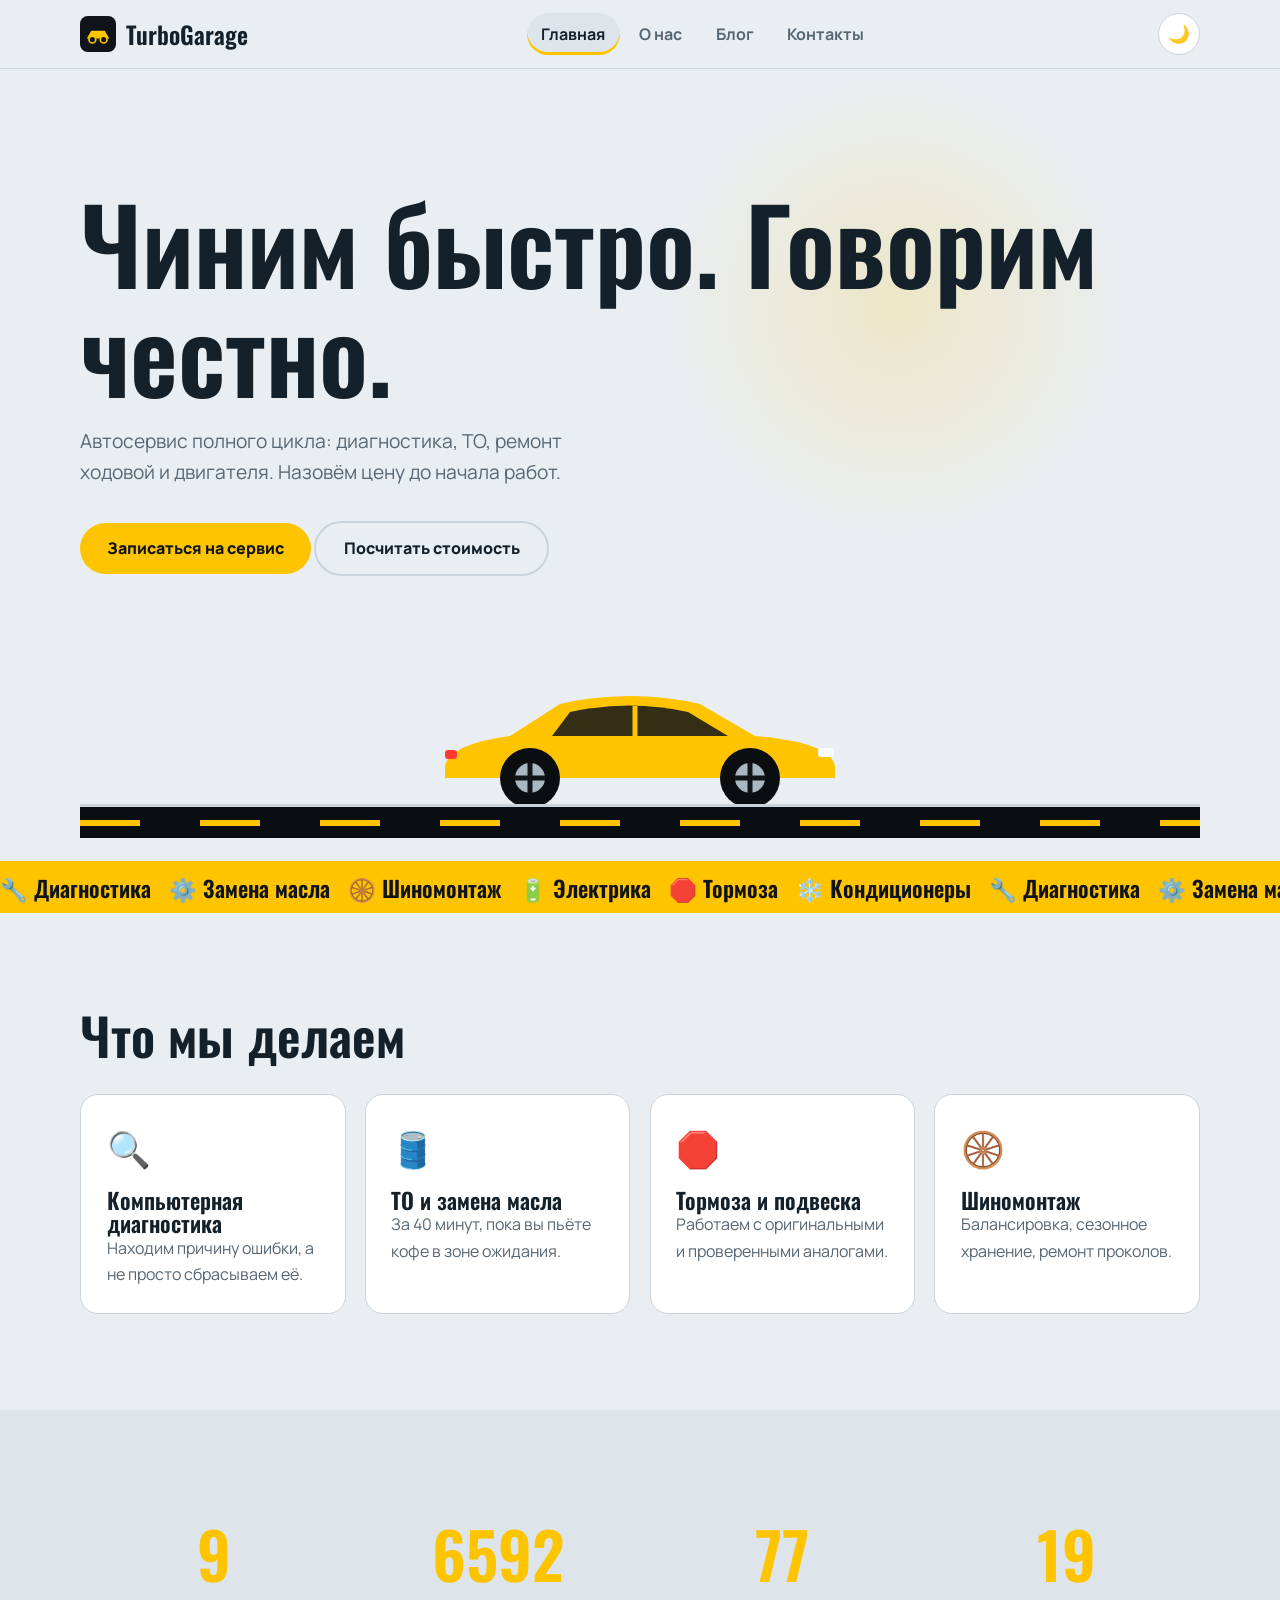
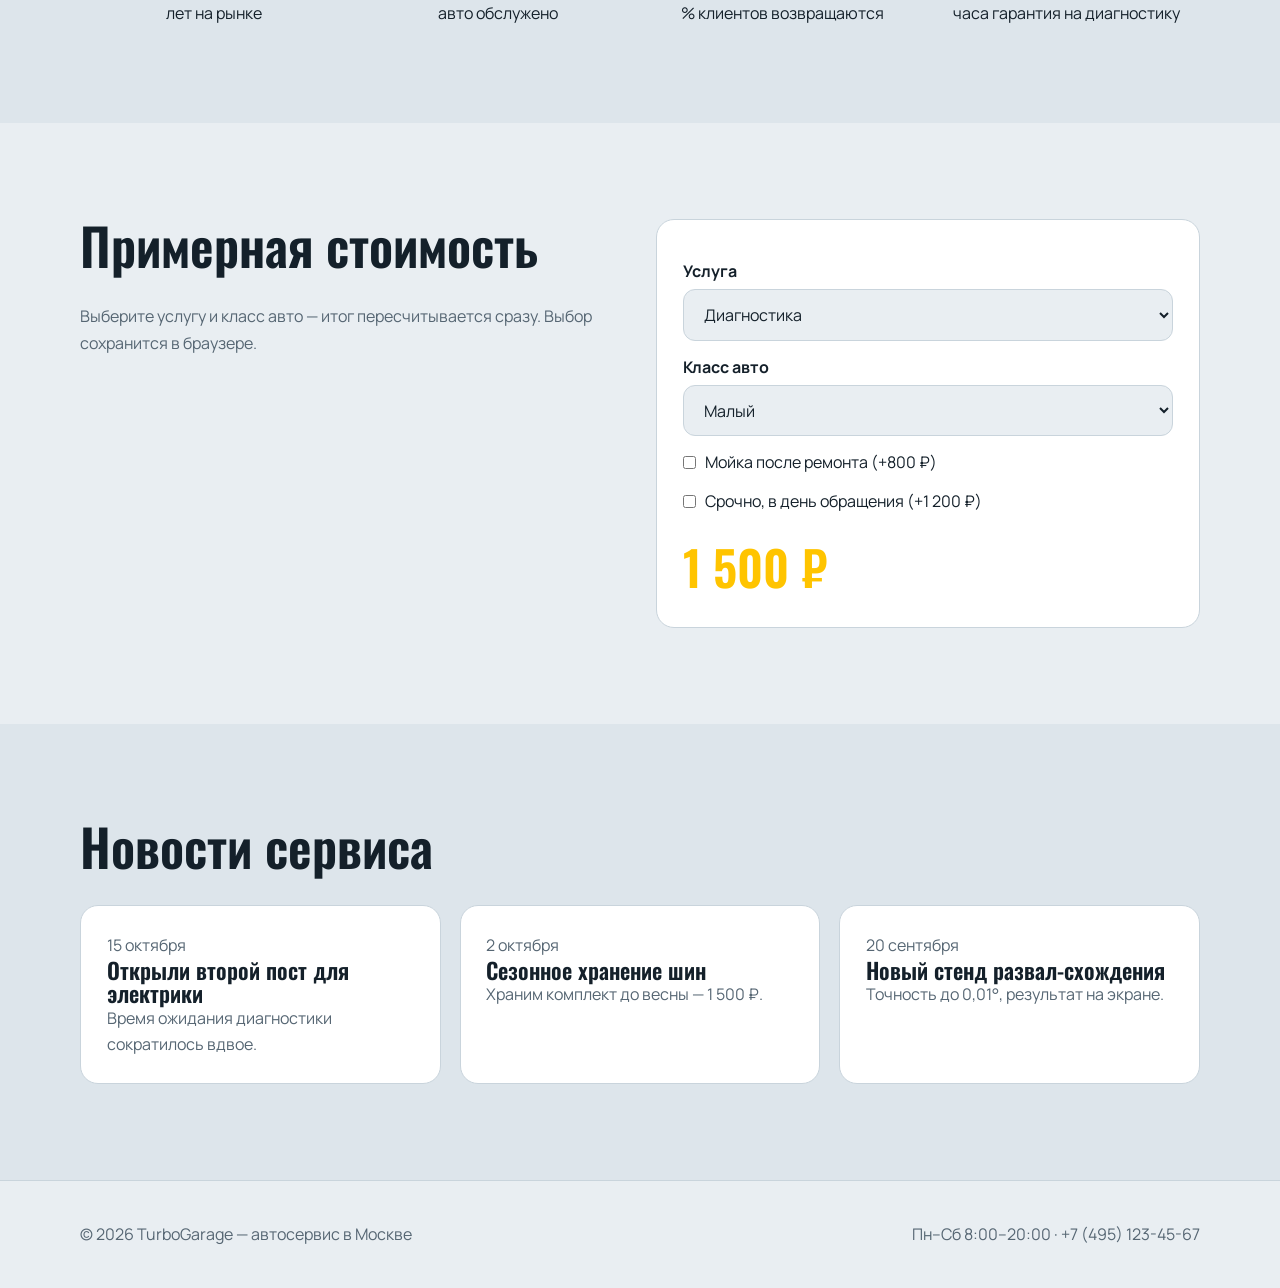
<file: index.html>
<!DOCTYPE html>
<html lang="ru"><head><meta charset="utf-8"><meta name="viewport" content="width=device-width,initial-scale=1">
<title>Главная — TurboGarage</title><meta name="description" content="TurboGarage — автосервис: диагностика, ремонт, ТО, шиномонтаж.">
<link rel="icon" href="img/favicon.svg"><link rel="stylesheet" href="css/style.css"></head>
<body><header id="site-header"></header><main>
<section class="hero"><div class="glow"></div><div class="wrap">
<h1 class="title">Чиним быстро. Говорим честно.</h1>
<p class="lead">Автосервис полного цикла: диагностика, ТО, ремонт ходовой и двигателя. Назовём цену до начала работ.</p>
<a class="btn" href="contact.html">Записаться на сервис</a> <a class="btn ghost" href="#calc">Посчитать стоимость</a>
<div class="scene" aria-hidden="true"><svg class="car" viewBox="0 0 420 150">
<path d="M15 100Q20 78 80 70L130 38Q200 22 270 38L325 70Q400 76 405 100V112H15Z" fill="#ffc400"/>
<path d="M140 46Q200 33 258 46L298 70H122Z" fill="#101418" opacity=".85"/><path d="M205 40V70" stroke="#ffc400" stroke-width="5"/>
<rect class="lamp" x="388" y="82" width="16" height="9" rx="3" fill="#fff"/><rect x="15" y="84" width="12" height="9" rx="3" fill="#ff3b30"/>
<g class="wheel"><circle cx="100" cy="112" r="30" fill="#0b0e11"/><circle cx="100" cy="112" r="15" fill="#aab6c0"/><path d="M100 97v30M85 112h30" stroke="#101418" stroke-width="5"/></g>
<g class="wheel"><circle cx="320" cy="112" r="30" fill="#0b0e11"/><circle cx="320" cy="112" r="15" fill="#aab6c0"/><path d="M320 97v30M305 112h30" stroke="#101418" stroke-width="5"/></g></svg>
<div class="road"></div></div></div></section>
<div class="marq"><div>🔧 Диагностика &nbsp; ⚙️ Замена масла &nbsp; 🛞 Шиномонтаж &nbsp; 🔋 Электрика &nbsp; 🛑 Тормоза &nbsp; ❄️ Кондиционеры &nbsp; 🔧 Диагностика &nbsp; ⚙️ Замена масла &nbsp; 🛞 Шиномонтаж &nbsp; 🔋 Электрика &nbsp; 🛑 Тормоза &nbsp; ❄️ Кондиционеры &nbsp;</div></div>
<section><div class="wrap"><h2 class="rv">Что мы делаем</h2><div class="grid">
<a class="card rv" href="contact.html" style="text-decoration:none"><span class="ic">🔍</span><h3>Компьютерная диагностика</h3><p>Находим причину ошибки, а не просто сбрасываем её.</p></a>
<a class="card rv" href="contact.html" style="text-decoration:none"><span class="ic">🛢️</span><h3>ТО и замена масла</h3><p>За 40 минут, пока вы пьёте кофе в зоне ожидания.</p></a>
<a class="card rv" href="contact.html" style="text-decoration:none"><span class="ic">🛑</span><h3>Тормоза и подвеска</h3><p>Работаем с оригинальными и проверенными аналогами.</p></a>
<a class="card rv" href="contact.html" style="text-decoration:none"><span class="ic">🛞</span><h3>Шиномонтаж</h3><p>Балансировка, сезонное хранение, ремонт проколов.</p></a></div></div></section>
<section class="alt"><div class="wrap stats rv"><div><b data-n="12">0</b>лет на рынке</div><div><b data-n="8400">0</b>авто обслужено</div><div><b data-n="98">0</b>% клиентов возвращаются</div><div><b data-n="24">0</b>часа гарантия на диагностику</div></div></section>
<section><div class="wrap split"><div class="rv"><h2>Примерная стоимость</h2><p class="mute">Выберите услугу и класс авто — итог пересчитывается сразу. Выбор сохранится в браузере.</p></div>
<form id="calc" class="card calc rv" onsubmit="return false"><label for="svc">Услуга</label><select id="svc"><option value="1500">Диагностика</option><option value="3500">Замена масла и фильтров</option><option value="5000">Тормозные колодки</option><option value="2500">Шиномонтаж (4 колеса)</option></select>
<label for="cls">Класс авто</label><select id="cls"><option value="1">Малый</option><option value="1.3">Средний</option><option value="1.7">Внедорожник / бизнес</option></select>
<label class="chk"><input class="opt" type="checkbox" value="800"> Мойка после ремонта (+800 ₽)</label><label class="chk"><input class="opt" type="checkbox" value="1200"> Срочно, в день обращения (+1&nbsp;200 ₽)</label>
<div class="total" id="total">0 ₽</div></form></div></section>
<section class="alt"><div class="wrap"><h2 class="rv">Новости сервиса</h2><div class="grid">
<div class="card rv"><time class="mute">15 октября</time><h3>Открыли второй пост для электрики</h3><p>Время ожидания диагностики сократилось вдвое.</p></div>
<div class="card rv"><time class="mute">2 октября</time><h3>Сезонное хранение шин</h3><p>Храним комплект до весны — 1&nbsp;500 ₽.</p></div>
<div class="card rv"><time class="mute">20 сентября</time><h3>Новый стенд развал-схождения</h3><p>Точность до 0,01°, результат на экране.</p></div></div></div></section>
</main><footer id="site-footer"></footer><script src="js/script.js"></script></body></html>
</file>
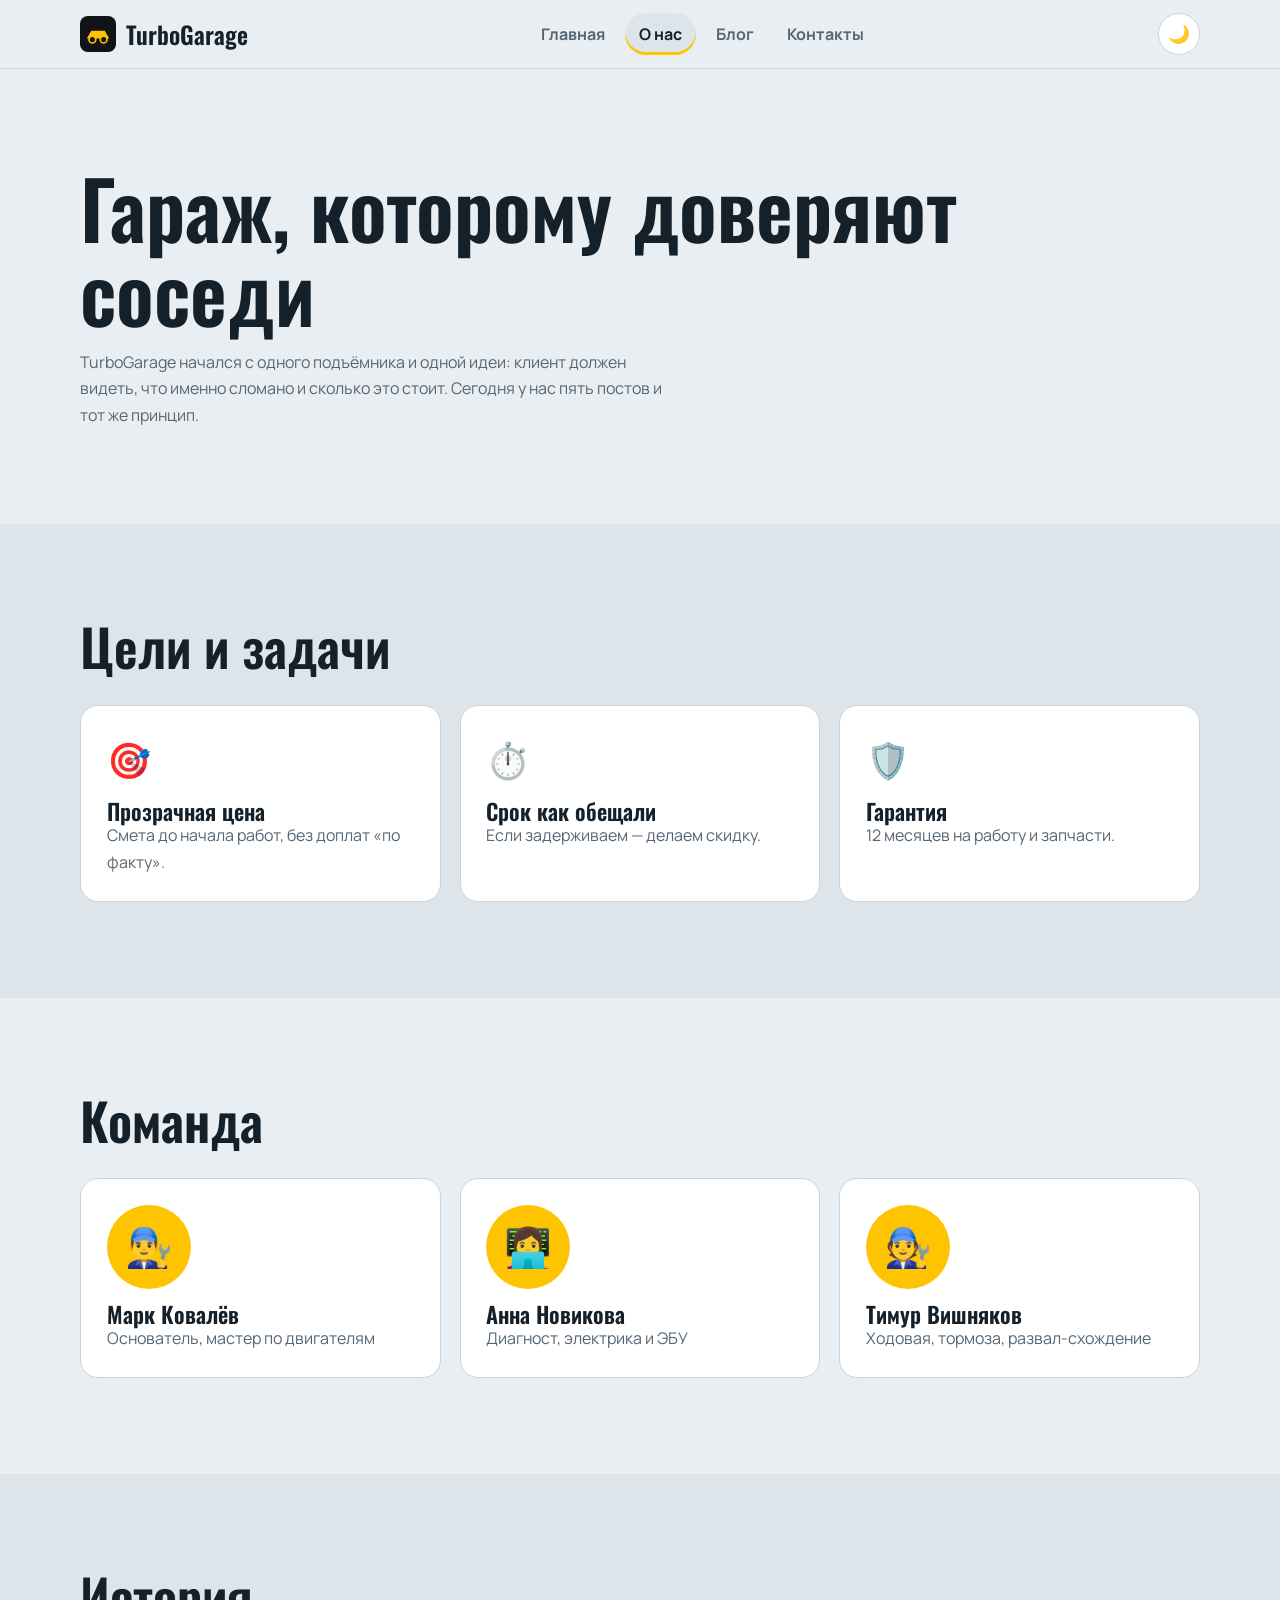
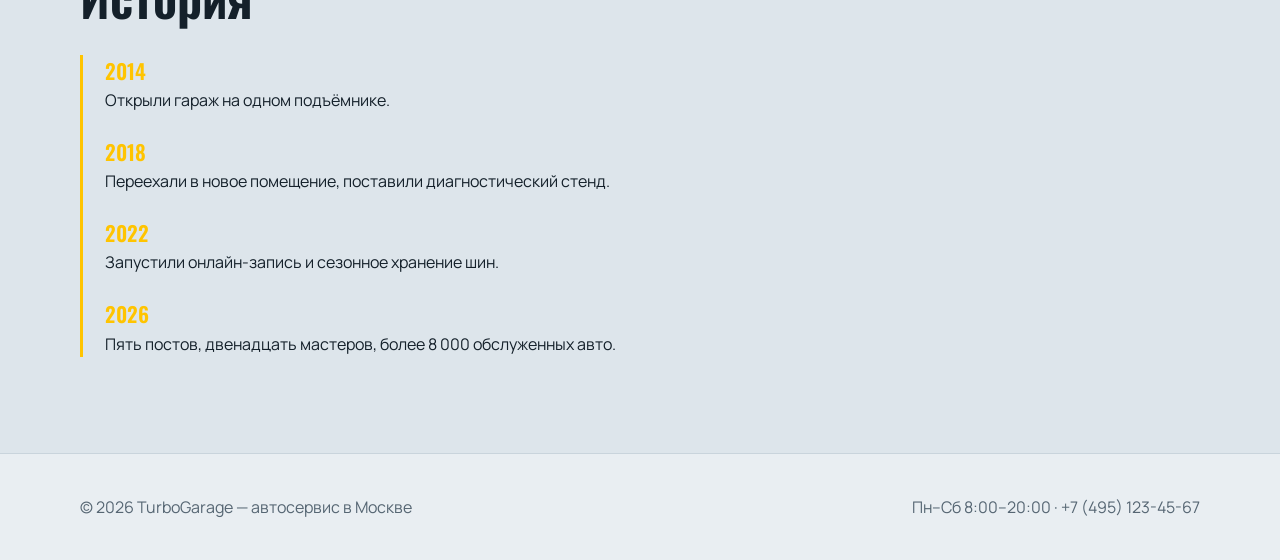
<file: about.html>
<!DOCTYPE html>
<html lang="ru"><head><meta charset="utf-8"><meta name="viewport" content="width=device-width,initial-scale=1">
<title>О нас — TurboGarage</title><meta name="description" content="TurboGarage — автосервис: диагностика, ремонт, ТО, шиномонтаж.">
<link rel="icon" href="img/favicon.svg"><link rel="stylesheet" href="css/style.css"></head>
<body><header id="site-header"></header><main>
<section><div class="wrap"><h1 class="title" style="font-size:clamp(2.4rem,7vw,5rem)">Гараж, которому доверяют соседи</h1>
<p class="lead mute rv" style="max-width:60ch;margin-top:1rem">TurboGarage начался с одного подъёмника и одной идеи: клиент должен видеть, что именно сломано и сколько это стоит. Сегодня у нас пять постов и тот же принцип.</p></div></section>
<section class="alt"><div class="wrap"><h2 class="rv">Цели и задачи</h2><div class="grid"><div class="card rv"><span class="ic">🎯</span><h3>Прозрачная цена</h3><p>Смета до начала работ, без доплат «по факту».</p></div><div class="card rv"><span class="ic">⏱️</span><h3>Срок как обещали</h3><p>Если задерживаем — делаем скидку.</p></div><div class="card rv"><span class="ic">🛡️</span><h3>Гарантия</h3><p>12 месяцев на работу и запчасти.</p></div></div></div></section>
<section><div class="wrap"><h2 class="rv">Команда</h2><div class="grid">
<div class="card rv"><div class="ava">👨‍🔧</div><h3>Марк Ковалёв</h3><p>Основатель, мастер по двигателям</p></div>
<div class="card rv"><div class="ava">👩‍💻</div><h3>Анна Новикова</h3><p>Диагност, электрика и ЭБУ</p></div>
<div class="card rv"><div class="ava">🧑‍🔧</div><h3>Тимур Вишняков</h3><p>Ходовая, тормоза, развал-схождение</p></div></div></div></section>
<section class="alt"><div class="wrap"><h2 class="rv">История</h2><div class="tl rv"><div><b>2014</b><p>Открыли гараж на одном подъёмнике.</p></div><div><b>2018</b><p>Переехали в новое помещение, поставили диагностический стенд.</p></div><div><b>2022</b><p>Запустили онлайн-запись и сезонное хранение шин.</p></div><div><b>2026</b><p>Пять постов, двенадцать мастеров, более 8 000 обслуженных авто.</p></div></div></div></section>
</main><footer id="site-footer"></footer><script src="js/script.js"></script></body></html>
</file>
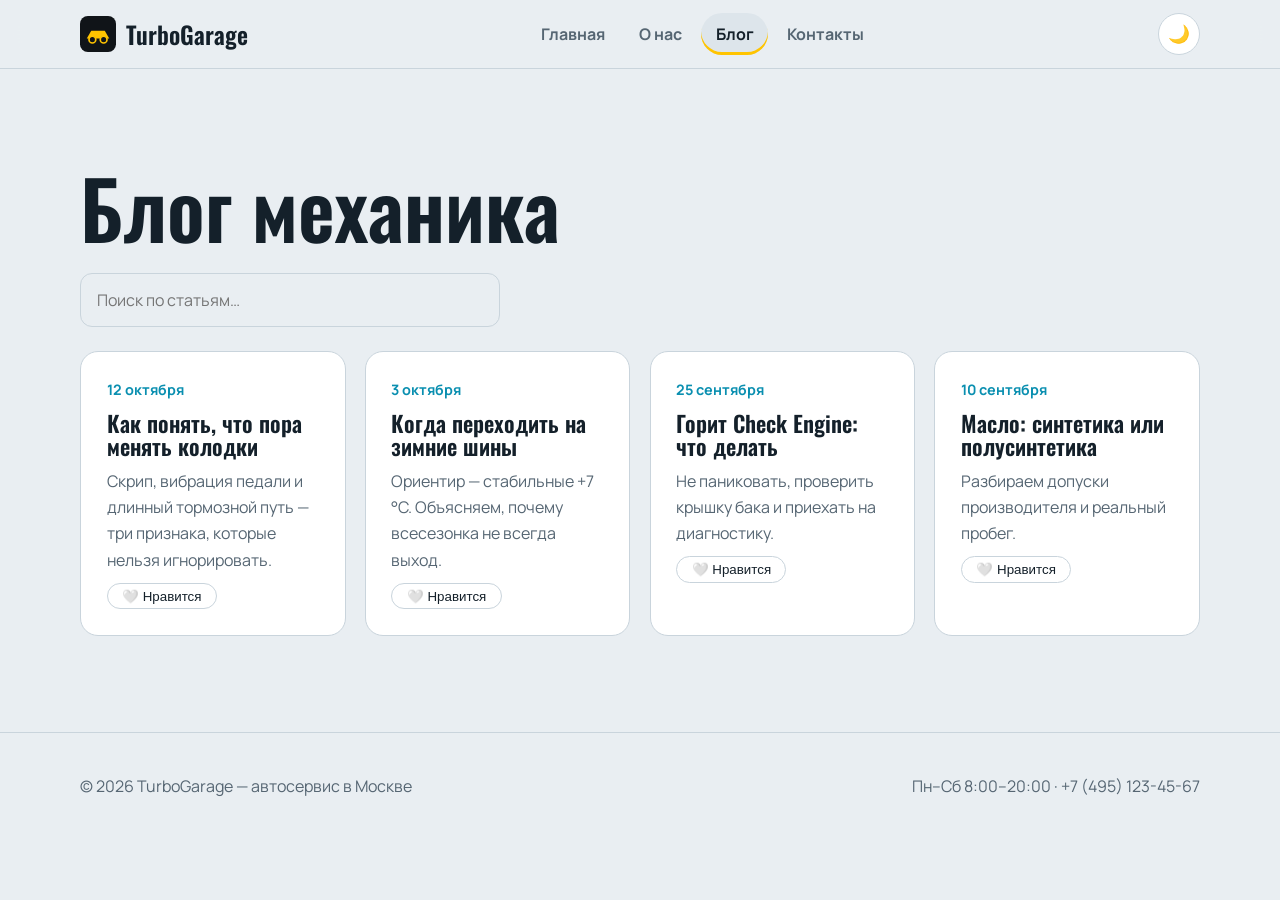
<file: blog.html>
<!DOCTYPE html>
<html lang="ru"><head><meta charset="utf-8"><meta name="viewport" content="width=device-width,initial-scale=1">
<title>Блог — TurboGarage</title><meta name="description" content="TurboGarage — автосервис: диагностика, ремонт, ТО, шиномонтаж.">
<link rel="icon" href="img/favicon.svg"><link rel="stylesheet" href="css/style.css"></head>
<body><header id="site-header"></header><main>
<section><div class="wrap"><h1 class="title" style="font-size:clamp(2.4rem,7vw,5rem)">Блог механика</h1><div style="max-width:420px;margin:1.5rem 0"><input id="search" type="search" placeholder="Поиск по статьям…" aria-label="Поиск"></div>
<div class="grid">
<div><article class="card post rv"><time>12 октября</time><h3>Как понять, что пора менять колодки</h3><p>Скрип, вибрация педали и длинный тормозной путь — три признака, которые нельзя игнорировать.</p><button class="like" data-id="1"></button></article></div>
<div><article class="card post rv"><time>3 октября</time><h3>Когда переходить на зимние шины</h3><p>Ориентир — стабильные +7 °C. Объясняем, почему всесезонка не всегда выход.</p><button class="like" data-id="2"></button></article></div>
<div><article class="card post rv"><time>25 сентября</time><h3>Горит Check Engine: что делать</h3><p>Не паниковать, проверить крышку бака и приехать на диагностику.</p><button class="like" data-id="3"></button></article></div>
<div><article class="card post rv"><time>10 сентября</time><h3>Масло: синтетика или полусинтетика</h3><p>Разбираем допуски производителя и реальный пробег.</p><button class="like" data-id="4"></button></article></div>
</div></div></section>
</main><footer id="site-footer"></footer><script src="js/script.js"></script></body></html>
</file>
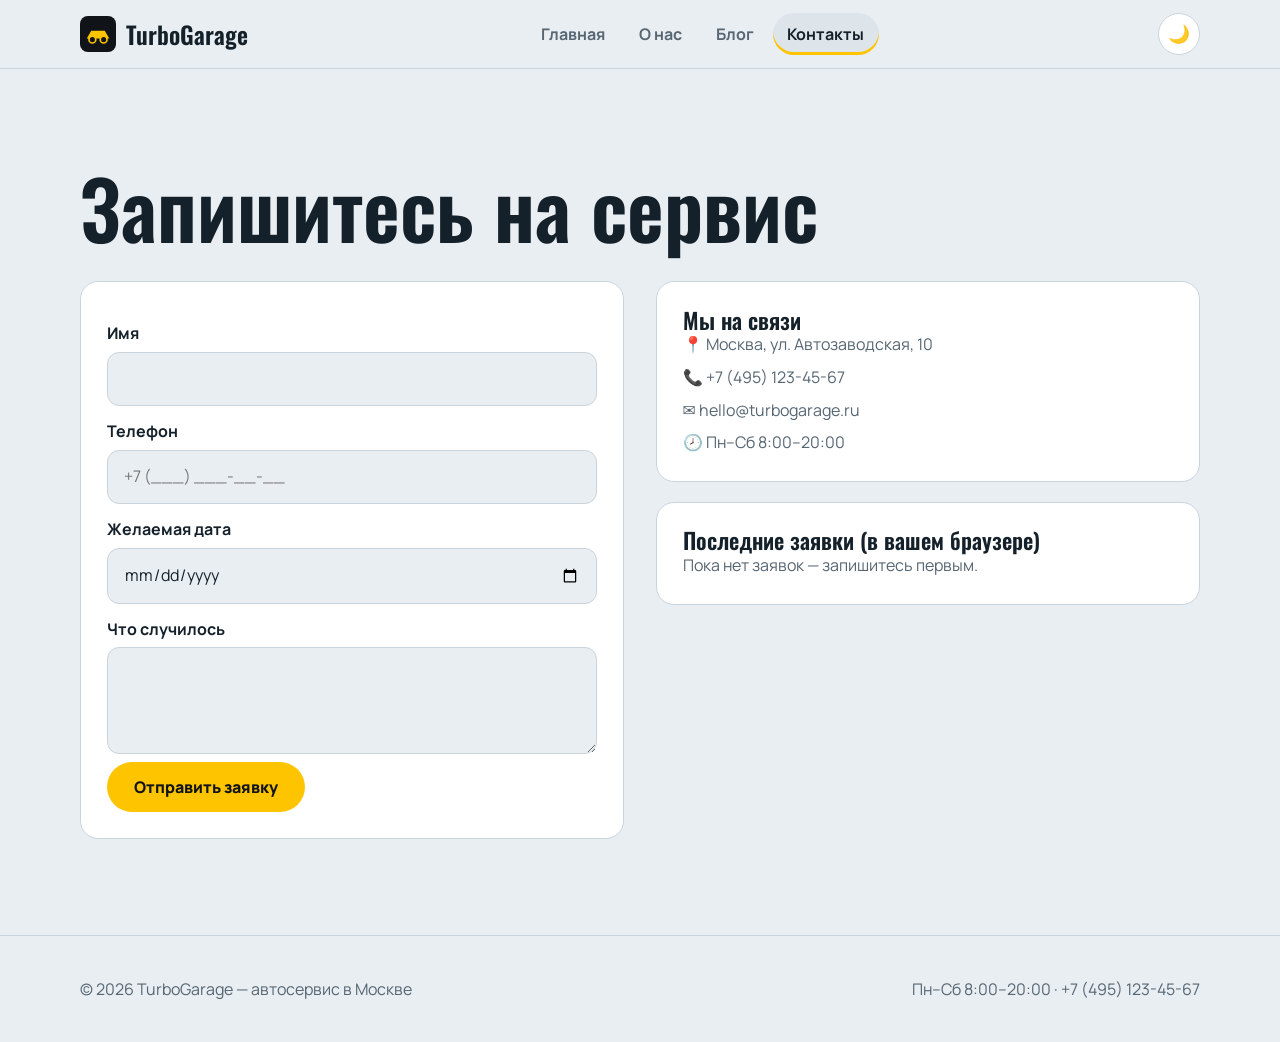
<file: contact.html>
<!DOCTYPE html>
<html lang="ru"><head><meta charset="utf-8"><meta name="viewport" content="width=device-width,initial-scale=1">
<title>Контакты — TurboGarage</title><meta name="description" content="TurboGarage — автосервис: диагностика, ремонт, ТО, шиномонтаж.">
<link rel="icon" href="img/favicon.svg"><link rel="stylesheet" href="css/style.css"></head>
<body><header id="site-header"></header><main>
<section><div class="wrap"><h1 class="title" style="font-size:clamp(2.4rem,7vw,5rem)">Запишитесь на сервис</h1>
<div class="split" style="margin-top:2rem"><form id="book" class="card calc rv"><label for="n">Имя</label><input id="n" name="name" required><label for="p">Телефон</label><input id="p" name="phone" type="tel" placeholder="+7 (___) ___-__-__" required><label for="d">Желаемая дата</label><input id="d" name="date" type="date"><label for="m">Что случилось</label><textarea id="m" name="msg" rows="3"></textarea><br><button class="btn" type="submit">Отправить заявку</button></form>
<div class="rv"><div class="card"><h3>Мы на связи</h3><ul class="plain mute"><li>📍 Москва, ул. Автозаводская, 10</li><li>📞 +7 (495) 123-45-67</li><li>✉️ hello@turbogarage.ru</li><li>🕗 Пн–Сб 8:00–20:00</li></ul></div>
<div class="card" style="margin-top:1.2rem"><h3>Последние заявки (в вашем браузере)</h3><ul class="plain" id="bl"></ul></div></div></div></div></section>
</main><footer id="site-footer"></footer><script src="js/script.js"></script></body></html>
</file>
<file: css/style.css>
/* TurboGarage — стили. Темы: [data-theme="dark|light"] */
@import url('https://fonts.googleapis.com/css2?family=Manrope:wght@400;700;800&family=Oswald:wght@500;600&display=swap');
:root{--bg:#101418;--bg2:#171d23;--card:#1d252d;--text:#eef2f5;--mute:#93a1ad;--acc:#ffc400;--acc2:#22d3ee;--ink:#101418;--line:#2a343e;--r:18px;--hf:'Oswald','Arial Narrow',sans-serif;--bf:'Manrope',system-ui,sans-serif}
[data-theme=light]{--bg:#e9eef2;--bg2:#dde5eb;--card:#fff;--text:#14202a;--mute:#566673;--line:#c9d4dc;--acc2:#0a8fb0}
*{box-sizing:border-box;margin:0}html{scroll-behavior:smooth}
body{font:16px/1.65 var(--bf);background:var(--bg);color:var(--text);transition:background .5s,color .5s;overflow-x:hidden}
img,svg{max-width:100%}a{color:inherit}
h1,h2,h3{font-family:var(--hf);line-height:1.05;font-weight:600}
h1{font-size:clamp(2.8rem,9vw,6.5rem)}h2{font-size:clamp(2rem,5vw,3.2rem);margin-bottom:.6em}h3{font-size:1.4rem}
.wrap{width:min(1120px,92%);margin:auto}section{padding:clamp(3rem,8vw,6rem) 0}
:focus-visible{outline:3px solid var(--acc2);outline-offset:3px}
header{position:sticky;top:0;z-index:50;background:color-mix(in srgb,var(--bg) 82%,transparent);backdrop-filter:blur(14px);border-bottom:1px solid var(--line)}
.bar{display:flex;align-items:center;justify-content:space-between;height:68px}
.logo{display:flex;gap:.6rem;align-items:center;text-decoration:none;font:600 1.5rem var(--hf)}.logo img{width:36px;transition:transform .6s}.logo:hover img{transform:rotate(360deg)}
nav{display:flex;gap:.3rem;align-items:center}
nav a{text-decoration:none;padding:.5rem .9rem;border-radius:99px;color:var(--mute);font-weight:700}
nav a:hover,nav a.active{color:var(--text)}nav a.active{background:var(--bg2);box-shadow:inset 0 -3px 0 var(--acc)}
.tools{display:flex;gap:.5rem}
.ib{width:42px;height:42px;border-radius:50%;border:1px solid var(--line);background:var(--card);color:var(--text);cursor:pointer;font-size:1.1rem;transition:transform .4s,background .3s}
.ib:hover{transform:rotate(25deg) scale(1.1);background:var(--acc);color:var(--ink)}
#burger{display:none}
.btn{display:inline-block;padding:.9rem 1.7rem;border-radius:99px;background:var(--acc);color:var(--ink);text-decoration:none;border:0;cursor:pointer;font:800 1rem var(--bf);transition:transform .25s,box-shadow .25s}
.btn:hover{transform:translateY(-3px) scale(1.03);box-shadow:0 10px 30px color-mix(in srgb,var(--acc) 45%,transparent)}
.btn.ghost{background:none;color:var(--text);border:2px solid var(--line)}
.hero{min-height:88vh;display:grid;align-items:center;position:relative;overflow:hidden;padding-bottom:0}
.hero p.lead{max-width:46ch;color:var(--mute);font-size:1.2rem;margin:1.2rem 0 2rem}
.hero .glow{position:absolute;width:520px;height:520px;border-radius:50%;background:radial-gradient(var(--acc),transparent 65%);opacity:.18;left:var(--mx,70%);top:var(--my,30%);transform:translate(-50%,-50%);pointer-events:none;transition:left .4s,top .4s}
.title span{display:inline-block;opacity:0;transform:translateY(60px) rotate(6deg);animation:pop .8s cubic-bezier(.2,1.4,.4,1) forwards;animation-delay:calc(var(--i)*70ms)}
@keyframes pop{to{opacity:1;transform:none}}
.scene{margin-top:2rem;position:relative;height:230px}
.road{position:absolute;bottom:0;left:0;right:0;height:34px;background:#0b0e11;border-top:3px solid var(--line);overflow:hidden}
.road::after{content:"";position:absolute;top:13px;left:0;width:200%;height:6px;background:repeating-linear-gradient(90deg,var(--acc) 0 60px,transparent 60px 120px);animation:road 1.2s linear infinite}
@keyframes road{to{transform:translateX(-120px)}}
.car{position:absolute;bottom:22px;left:50%;width:min(420px,70%);transform:translateX(-50%);animation:bump .5s ease-in-out infinite alternate}
@keyframes bump{to{bottom:25px}}
.wheel{animation:spin .6s linear infinite;transform-box:fill-box;transform-origin:center}@keyframes spin{to{transform:rotate(360deg)}}
.lamp{animation:blink 2s infinite}@keyframes blink{50%{opacity:.4}}
.marq{background:var(--acc);color:var(--ink);overflow:hidden;white-space:nowrap;font:600 1.4rem var(--hf);padding:.6rem 0}
.marq div{display:inline-block;animation:mq 25s linear infinite}@keyframes mq{to{transform:translateX(-50%)}}
.grid{display:grid;gap:1.2rem;grid-template-columns:repeat(auto-fit,minmax(240px,1fr))}
.card{background:var(--card);border:1px solid var(--line);border-radius:var(--r);padding:1.6rem;transition:transform .3s,border-color .3s}
.card:hover{transform:translateY(-6px) rotate(-.6deg);border-color:var(--acc)}
.card .ic{font-size:2.2rem;display:block;margin-bottom:.6rem}.card p,.mute{color:var(--mute)}
.stats{display:grid;grid-template-columns:repeat(auto-fit,minmax(150px,1fr));gap:1rem;text-align:center}
.stats b{display:block;font:600 clamp(2.6rem,6vw,4rem) var(--hf);color:var(--acc)}
.split{display:grid;gap:2rem;grid-template-columns:1fr 1fr;align-items:start}
.alt{background:var(--bg2)}
.calc label{display:block;margin:.8rem 0 .3rem;font-weight:700}.calc .chk{display:flex;gap:.6rem;align-items:center;font-weight:400}.calc .chk input{width:auto}
select,input,textarea{width:100%;padding:.8rem 1rem;border-radius:12px;border:1px solid var(--line);background:var(--bg);color:var(--text);font:inherit}
.total{font:600 3rem var(--hf);color:var(--acc);margin-top:1rem;transition:transform .2s;transform-origin:left}.total.bump{transform:scale(1.15)}
.post{display:flex;flex-direction:column;gap:.6rem;height:100%}.post time{color:var(--acc2);font-weight:700;font-size:.9rem}
.like{align-self:flex-start;background:none;border:1px solid var(--line);color:var(--text);border-radius:99px;padding:.3rem .9rem;cursor:pointer;transition:transform .2s}
.like.on{background:var(--acc);color:var(--ink);transform:scale(1.1)}
.tl{border-left:3px solid var(--acc);padding-left:1.4rem;display:grid;gap:1.4rem}.tl b{font:600 1.3rem var(--hf);color:var(--acc)}
.ava{width:84px;height:84px;border-radius:50%;background:var(--acc);display:grid;place-items:center;font-size:2.4rem;margin-bottom:.8rem}
.toast{position:fixed;bottom:24px;left:50%;transform:translate(-50%,120px);background:var(--acc);color:var(--ink);padding:.9rem 1.6rem;border-radius:99px;font-weight:800;transition:transform .5s cubic-bezier(.2,1.4,.4,1);z-index:99;max-width:92%}.toast.show{transform:translate(-50%,0)}
footer{border-top:1px solid var(--line);padding:2.5rem 0;color:var(--mute)}footer .wrap{display:flex;flex-wrap:wrap;gap:1rem;justify-content:space-between}
.rv{opacity:0;transform:translateY(30px);transition:opacity .7s,transform .7s}.rv.in{opacity:1;transform:none}
ul.plain{list-style:none;padding:0;display:grid;gap:.4rem}
@media(max-width:800px){
 .split{grid-template-columns:1fr}#burger{display:inline-block}
 nav{position:fixed;inset:68px 0 auto 0;flex-direction:column;background:var(--bg);padding:1rem;border-bottom:1px solid var(--line);transform:translateY(-130%);transition:transform .4s}
 nav.open{transform:none}nav a{width:100%;text-align:center}}
@media(prefers-reduced-motion:reduce){*{animation:none!important;transition:none!important}.title span,.rv{opacity:1;transform:none}}
</file>
